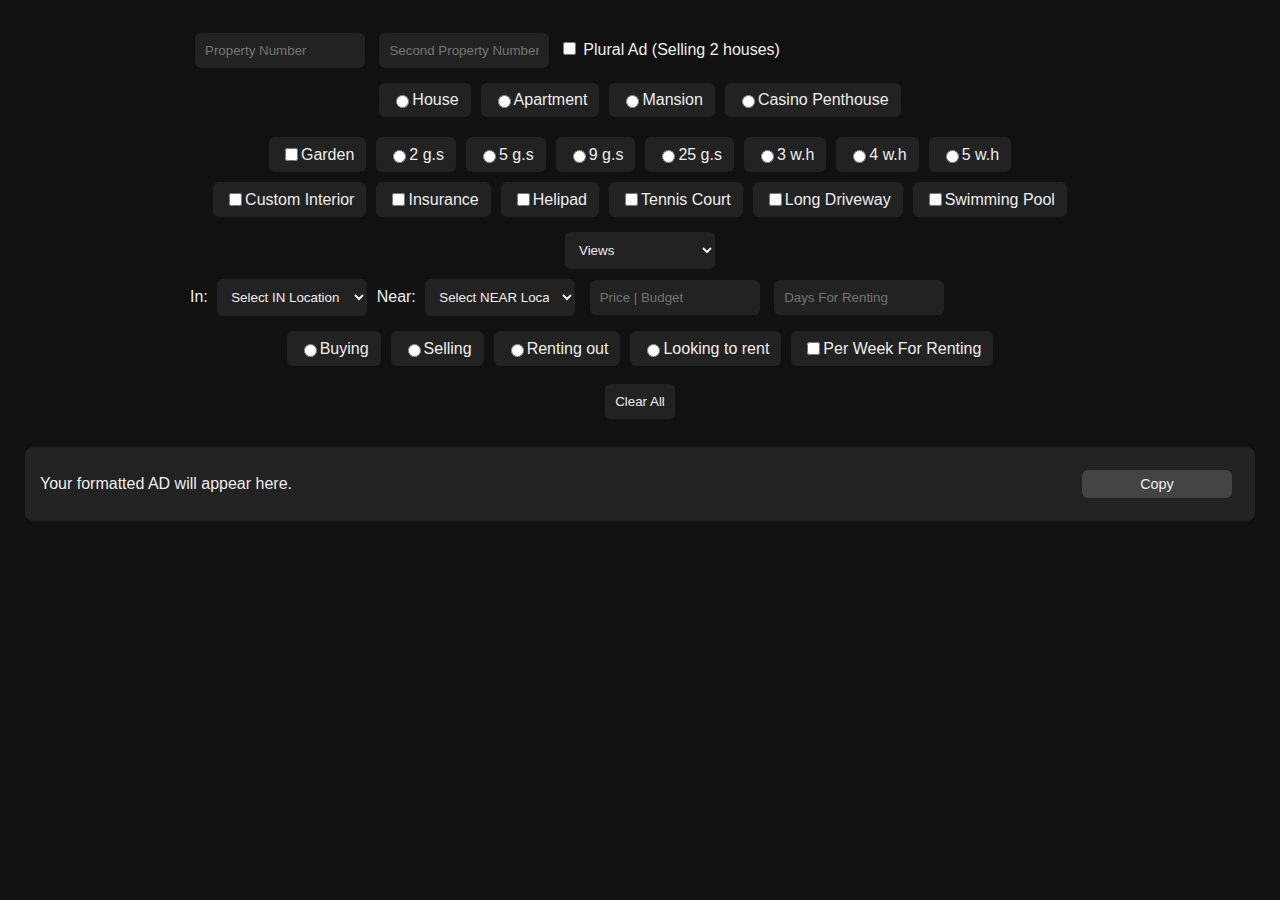
<file: Property.html>
<!DOCTYPE html>
<html lang="en">

<head>
    <meta charset="UTF-8" />
    <meta name="viewport" content="width=device-width, initial-scale=1.0" />
    <title>Property</title>
    <link rel="stylesheet" href="./Propertystyle_hidden.css">
</head>

<body>

    <div id="formFields">
        <input type="text" id="number" placeholder="Property Number">
        <input type="text" id="number2" placeholder="Second Property Number">
        <label><input type="checkbox" id="pluralAd"> Plural Ad (Selling 2 houses)</label>

        <div class="row">
            <label><input type="radio" name="propertyType" value="house"> House</label>
            <label><input type="radio" name="propertyType" value="apartment"> Apartment</label>
            <label><input type="radio" name="propertyType" value="mansion"> Mansion</label>
            <label><input type="radio" name="propertyType" value="Casino penthouse"> Casino Penthouse</label>
        </div>

        <div class="row features">
            <label><input type="checkbox" id="garden"> Garden</label>
            <label><input type="radio" class="gs" value="garage2" value="2 g.s."> 2 g.s</label>
            <label><input type="radio" class="gs" value="garage5" value="5 g.s."> 5 g.s</label>
            <label><input type="radio" class="gs" value="garage9" value="9 g.s."> 9 g.s</label>
            <label><input type="radio" class="gs" value="garage25" value="25 g.s."> 25 g.s</label>
            <label><input type="radio" class="wh" id="wh3" value="3 w.h."> 3 w.h</label>
            <label><input type="radio" class="wh" id="wh4" value="4 w.h."> 4 w.h</label>
            <label><input type="radio" class="wh" id="wh5" value="5 w.h."> 5 w.h</label>
            <label><input type="checkbox" id="customInterior"> Custom Interior</label>
            <label><input type="checkbox" id="insurance"> Insurance</label>
            <label><input type="checkbox" id="helipad"> Helipad</label>
            <label><input type="checkbox" id="tennis"> Tennis Court</label>
            <label><input type="checkbox" id="driveway"> Long Driveway</label>
            <label><input type="checkbox" id="pool"> Swimming Pool</label>
        </div>

        <div class="row">
            <select id="viewOptionSelect">
      <option value="">Views</option>
      <optgroup label="1">
        <option value="a great view">a Great View</option>
        <option value="great view">Great View</option>
      </optgroup>
      <optgroup label="2">
        <option value="a good view">a Good View</option>
        <option value="good view">Good View</option>
      </optgroup>
      <optgroup label="3">
        <option value="a nice view">a Nice View</option>
        <option value="nice view">Nice View</option>
      </optgroup>
      <optgroup label="4">
        <option value="a beautiful view">a Beautiful View</option>
        <option value="beautiful view">Beautiful View</option>
      </optgroup>
    </select>
        </div>

        <label>In:
    <select id="inLocation">
      <option value="">Select IN Location (optional)</option>
      <option>Auto Salon</option>
      <option>Bahama Mamas</option>
      <option>Banham Canyon</option>
      <option>Business Center</option>
      <option>Capitol</option>
      <option>(the) Casino</option>
      <option>Cayo Perico Island</option>
      <option>Chumash</option>
      <option>(the) Church</option>
      <option>Del Perro</option>
      <option>Diamond Bar</option>
      <option>Downtown Vinewood</option>
      <option>(in) Eclipse Tower</option>
      <option>El Burro Heights</option>
      <option>Fight Club</option>
      <option>Hospital/Sandy Hospital</option>
      <option>LifeInvader</option>
      <option>Little Seoul</option>
      <option>Mirror Park</option>
      <option>Residential complex</option>
      <option>(in) Richards Majestic</option>
      <option>Richman</option>
      <option>Rockford Hills</option>
      <option>Pacific Bluffs Country Club</option>
      <option>Paleto Bay</option>
      <option>Pillbox Hill</option>
      <option>Postal</option>
      <option>Rancho</option>
      <option>Sandy Shores</option>
      <option>Tequi-La-La bar</option>
      <option>Vanilla Unicorn Bar</option>
      <option>Vespucci Canals</option>
      <option>Vinewood Hills</option>
      <option>West Vinewood</option>
      <option>ghetto</option>
      <option>beach</option>
      <option>beach market</option>
      <option>stadium</option>
      <option>fire station</option>
      <option>train station</option>
      <option>post office</option>
      <option>airport</option>
      <option>mall</option>
      <option>city</option>
    </select>
  </label>

        <label>Near:
    <select id="nearLocation">
      <option value="">Select NEAR Location (optional)</option>
      <option>Auto Salon</option>
      <option>Bahama Mamas</option>
      <option>Banham Canyon</option>
      <option>Business Center</option>
      <option>Capitol</option>
      <option>(the) Casino</option>
      <option>Cayo Perico Island</option>
      <option>Chumash</option>
      <option>(the) Church</option>
      <option>Del Perro</option>
      <option>Diamond Bar</option>
      <option>Downtown Vinewood</option>
      <option>(in) Eclipse Tower</option>
      <option>El Burro Heights</option>
      <option>Fight Club</option>
      <option>Hospital/Sandy Hospital</option>
      <option>LifeInvader</option>
      <option>Little Seoul</option>
      <option>Mirror Park</option>
      <option>Residential complex</option>
      <option>(in) Richards Majestic</option>
      <option>Richman</option>
      <option>Rockford Hills</option>
      <option>Pacific Bluffs Country Club</option>
      <option>Paleto Bay</option>
      <option>Pillbox Hill</option>
      <option>Postal</option>
      <option>Rancho</option>
      <option>Sandy Shores</option>
      <option>Tequi-La-La bar</option>
      <option>Vanilla Unicorn Bar</option>
      <option>Vespucci Canals</option>
      <option>Vinewood Hills</option>
      <option>West Vinewood</option>
      <option>ghetto</option>
      <option>beach</option>
      <option>beach market</option>
      <option>stadium</option>
      <option>fire station</option>
      <option>train station</option>
      <option>post office</option>
      <option>airport</option>
      <option>mall</option>
      <option>city</option>
    </select>
  </label>

        <input type="text" id="price" placeholder="Price | Budget">
        <input type="text" id="days" placeholder="Days For Renting">

        <div class="row">
            <label><input type="radio" name="action" value="Buying"> Buying</label>
            <label><input type="radio" name="action" value="Selling"> Selling</label>
            <label><input type="radio" name="action" value="Renting out"> Renting out</label>
            <label><input type="radio" name="action" value="Looking to rent"> Looking to rent</label>
            <label><input type="checkbox" id="perWeek"> Per Week For Renting</label>
        </div>
    </div>

    <div class="row">
        <button onclick="clearAll()">Clear All</button>
    </div>

    <div class="outputContainer">
        <div class="output" id="output">Your formatted AD will appear here.</div>
        <button class="copyBtn" onclick="copyAd()">Copy</button>
    </div>

    <script src="property-script.js"></script>
</body>


</html>
</file>
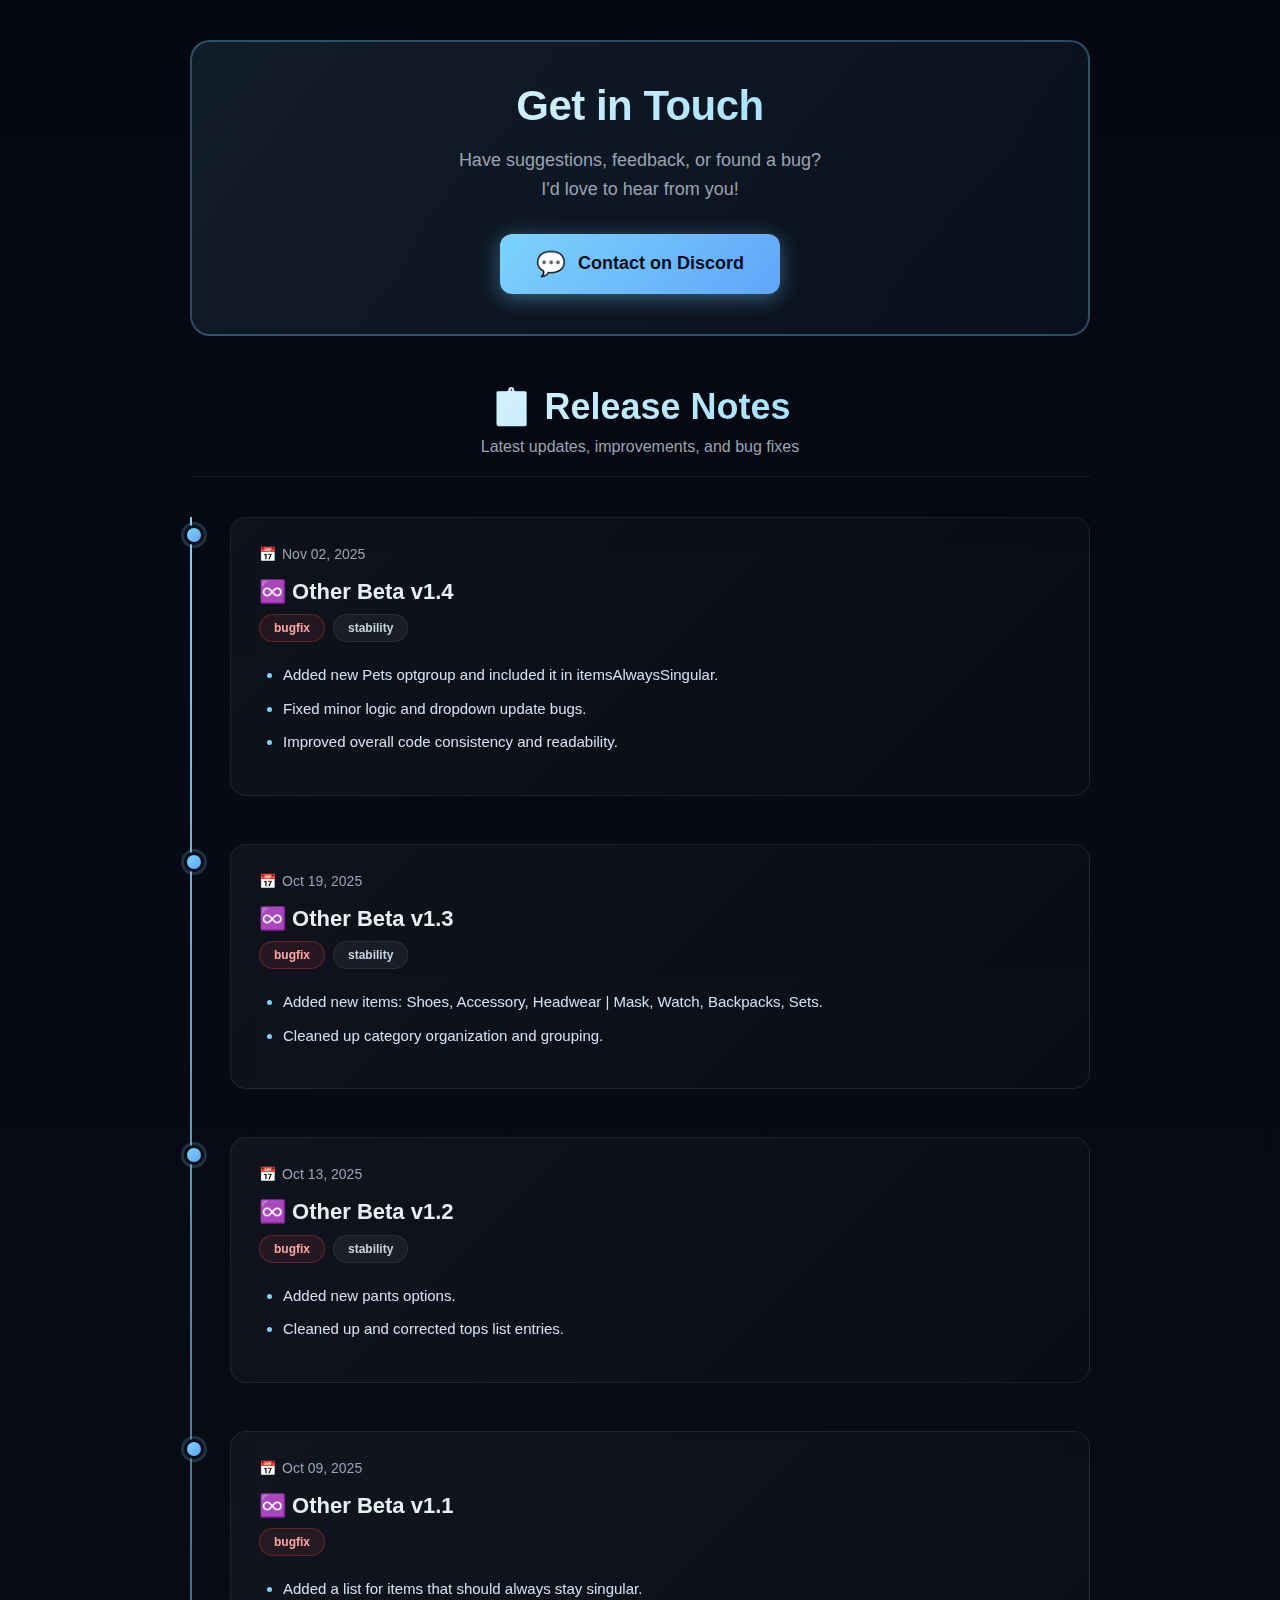
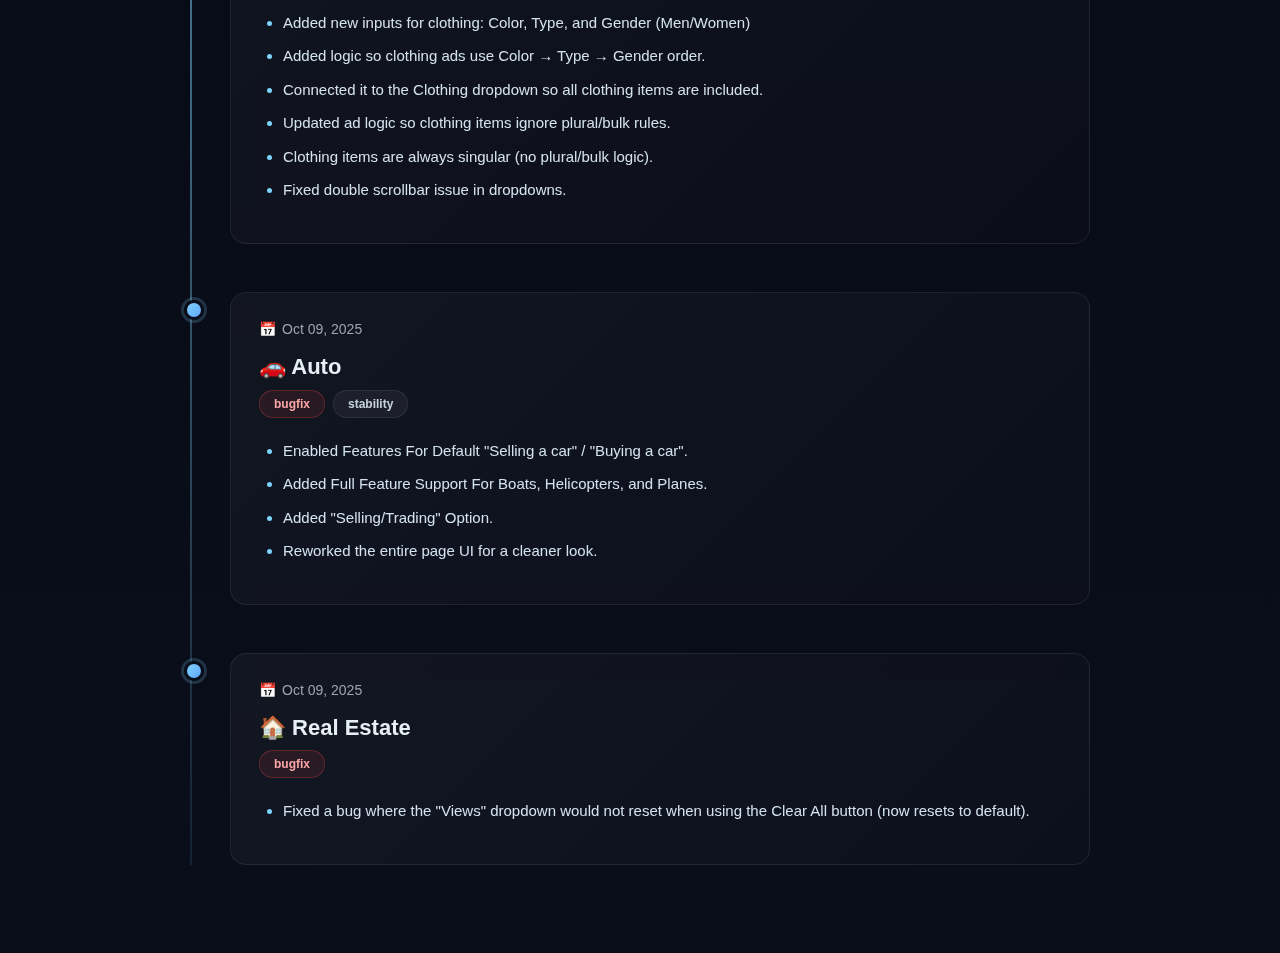
<file: release_notes.html>
<!doctype html>
<html lang="en">

<head>
    <meta charset="utf-8" />
    <meta name="viewport" content="width=device-width,initial-scale=1" />
    <title>Contact & Updates</title>
    <style>
        :root {
            --bg: #0a0e1a;
            --card: #0f1724;
            --muted: #9aa4b2;
            --accent: #7dd3fc;
            --accent-2: #60a5fa;
        }

        * {
            box-sizing: border-box;
            margin: 0;
            padding: 0
        }

        body {
            font-family: 'Inter', -apple-system, BlinkMacSystemFont, 'Segoe UI', sans-serif;
            background: linear-gradient(180deg, #050811 0%, #0a0e1a 100%);
            color: #e6eef6;
            min-height: 100vh;
            padding: 40px 20px;
        }

        .container {
            max-width: 900px;
            margin: 0 auto
        }

        /* Contact Section */

        .contact-hero {
            text-align: center;
            margin-bottom: 50px;
            padding: 40px 20px;
            background: linear-gradient(135deg, rgba(125, 211, 252, 0.1), rgba(96, 165, 250, 0.05));
            border: 2px solid rgba(125, 211, 252, 0.3);
            border-radius: 20px;
            position: relative;
            overflow: hidden;
            animation: fadeInUp 0.6s ease-out;
        }

        .contact-hero::before {
            content: '';
            position: absolute;
            top: -2px;
            left: -2px;
            right: -2px;
            bottom: -2px;
            background: linear-gradient(45deg, var(--accent), var(--accent-2), var(--accent));
            border-radius: 20px;
            opacity: 0;
            z-index: -1;
            transition: opacity 0.4s ease;
        }

        .contact-hero:hover::before {
            opacity: 0.3;
        }

        .contact-icon {
            font-size: 64px;
            margin-bottom: 20px;
            animation: float 3s ease-in-out infinite;
        }

        @keyframes float {
            0%,
            100% {
                transform: translateY(0px);
            }
            50% {
                transform: translateY(-10px);
            }
        }

        .contact-title {
            font-size: 42px;
            font-weight: 700;
            margin-bottom: 16px;
            background: linear-gradient(135deg, #fff 0%, var(--accent) 100%);
            -webkit-background-clip: text;
            -webkit-text-fill-color: transparent;
            background-clip: text;
            letter-spacing: -0.5px;
        }

        .contact-subtitle {
            color: var(--muted);
            font-size: 18px;
            margin-bottom: 30px;
            line-height: 1.6;
        }

        .discord-button {
            display: inline-flex;
            align-items: center;
            gap: 12px;
            padding: 16px 36px;
            background: linear-gradient(135deg, var(--accent), var(--accent-2));
            color: #0a0e1a;
            text-decoration: none;
            border-radius: 12px;
            font-weight: 700;
            font-size: 18px;
            transition: all 0.3s ease;
            box-shadow: 0 4px 20px rgba(125, 211, 252, 0.4);
        }

        .discord-button:hover {
            transform: translateY(-3px);
            box-shadow: 0 8px 30px rgba(125, 211, 252, 0.6);
        }

        .discord-button::before {
            content: '💬';
            font-size: 24px;
        }

        /* Feature Cards */

        .features {
            display: grid;
            grid-template-columns: repeat(auto-fit, minmax(250px, 1fr));
            gap: 20px;
            margin-bottom: 60px;
            animation: fadeInUp 0.6s ease-out 0.2s backwards;
        }

        .feature-card {
            background: linear-gradient(135deg, rgba(255, 255, 255, 0.04) 0%, rgba(255, 255, 255, 0.01) 100%);
            border: 1px solid rgba(255, 255, 255, 0.08);
            border-radius: 16px;
            padding: 24px;
            text-align: center;
            transition: all 0.3s ease;
        }

        .feature-card:hover {
            transform: translateY(-5px);
            border-color: rgba(125, 211, 252, 0.3);
            box-shadow: 0 8px 32px rgba(0, 0, 0, 0.3);
        }

        .feature-icon {
            font-size: 40px;
            margin-bottom: 16px;
        }

        .feature-title {
            font-size: 18px;
            font-weight: 600;
            margin-bottom: 8px;
            color: var(--accent);
        }

        .feature-text {
            color: var(--muted);
            font-size: 14px;
            line-height: 1.5;
        }

        /* Release Notes Section */

        .section-header {
            text-align: center;
            margin-bottom: 40px;
            padding-bottom: 20px;
            border-bottom: 1px solid rgba(255, 255, 255, 0.08);
            animation: fadeInUp 0.6s ease-out 0.3s backwards;
        }

        .section-header h2 {
            font-size: 36px;
            font-weight: 700;
            margin-bottom: 10px;
            background: linear-gradient(135deg, #fff 0%, var(--accent) 100%);
            -webkit-background-clip: text;
            -webkit-text-fill-color: transparent;
            background-clip: text;
        }

        .section-subtitle {
            color: var(--muted);
            font-size: 16px;
        }

        .timeline {
            position: relative;
            padding-left: 40px;
            animation: fadeInUp 0.6s ease-out 0.4s backwards;
        }

        .timeline::before {
            content: '';
            position: absolute;
            left: 0;
            top: 0;
            bottom: 0;
            width: 2px;
            background: linear-gradient(180deg, var(--accent) 0%, rgba(125, 211, 252, 0.1) 100%);
        }

        .release {
            position: relative;
            margin-bottom: 48px;
        }

        .release::before {
            content: '';
            position: absolute;
            left: -46px;
            top: 8px;
            width: 14px;
            height: 14px;
            border-radius: 50%;
            background: linear-gradient(135deg, var(--accent), var(--accent-2));
            border: 3px solid #0a0e1a;
            box-shadow: 0 0 0 3px rgba(125, 211, 252, 0.2);
        }

        .release-card {
            background: linear-gradient(135deg, rgba(255, 255, 255, 0.04) 0%, rgba(255, 255, 255, 0.01) 100%);
            border: 1px solid rgba(255, 255, 255, 0.08);
            border-radius: 16px;
            padding: 28px;
            backdrop-filter: blur(10px);
            transition: all 0.3s ease;
        }

        .release-card:hover {
            transform: translateX(4px);
            border-color: rgba(125, 211, 252, 0.3);
            box-shadow: 0 8px 32px rgba(0, 0, 0, 0.3);
        }

        .release-header {
            display: flex;
            justify-content: space-between;
            align-items: flex-start;
            margin-bottom: 16px;
            gap: 20px;
            flex-wrap: wrap
        }

        .release-title {
            font-size: 22px;
            font-weight: 600;
            margin-bottom: 8px;
            line-height: 1.3
        }

        .release-meta {
            display: flex;
            gap: 16px;
            align-items: center;
            flex-wrap: wrap
        }

        .date {
            color: var(--muted);
            font-size: 14px;
            display: flex;
            align-items: center;
            gap: 6px;
        }

        .date::before {
            content: '📅'
        }

        .tags {
            display: flex;
            gap: 8px;
            flex-wrap: wrap
        }

        .tag {
            padding: 6px 14px;
            border-radius: 999px;
            font-size: 12px;
            font-weight: 600;
            background: rgba(255, 255, 255, 0.05);
            border: 1px solid rgba(255, 255, 255, 0.08);
            color: #c7d2dd;
            transition: all 0.2s ease;
        }

        .tag:hover {
            background: rgba(255, 255, 255, 0.1);
            transform: translateY(-1px)
        }

        .tag.bugfix {
            background: rgba(239, 68, 68, 0.1);
            border-color: rgba(239, 68, 68, 0.3);
            color: #fca5a5
        }

        .tag.feature {
            background: rgba(34, 197, 94, 0.1);
            border-color: rgba(34, 197, 94, 0.3);
            color: #86efac
        }

        .release-content {
            margin-top: 20px;
            color: #d4e2ef;
            line-height: 1.7;
            font-size: 15px
        }

        .release-content ul {
            margin: 12px 0;
            padding-left: 24px
        }

        .release-content li {
            margin: 8px 0;
            position: relative
        }

        .release-content li::marker {
            color: var(--accent)
        }

        @keyframes fadeInUp {
            from {
                opacity: 0;
                transform: translateY(20px)
            }
            to {
                opacity: 1;
                transform: translateY(0)
            }
        }

        @media(max-width:640px) {
            body {
                padding: 30px 16px
            }
            .contact-title {
                font-size: 32px
            }
            .contact-icon {
                font-size: 48px
            }
            .features {
                grid-template-columns: 1fr;
            }
            .timeline {
                padding-left: 30px
            }
            .release::before {
                left: -36px
            }
            .release-card {
                padding: 20px
            }
            .release-title {
                font-size: 19px
            }
        }
    </style>
</head>

<body>
    <div class="container">

        <!-- Contact Hero Section -->
        <div class="contact-hero">
            <h5 class="contact-title">Get in Touch</h5>
            <p class="contact-subtitle">
                Have suggestions, feedback, or found a bug?<br> I'd love to hear from you!
            </p>
            <a href="https://discord.com/users/499467963930247169" target="_blank" class="discord-button">
        Contact on Discord
      </a>
        </div>

        <!-- Feature Cards -->

        <!-- Release Notes Section -->
        <div class="section-header">
            <h2>📋 Release Notes</h2>
            <p class="section-subtitle">Latest updates, improvements, and bug fixes</p>
        </div>

        <div class="timeline">


            <article class="release">
                <div class="release-card">
                    <div class="release-header">
                        <div class="release-meta">
                            <span class="date">Nov 02, 2025</span>
                        </div>
                    </div>
                    <h2 class="release-title">♾️ Other Beta v1.4</h2>
                    <div class="tags">
                        <span class="tag bugfix">bugfix</span>
                        <span class="tag">stability</span>
                    </div>
                    <div class="release-content">
                        <ul>
                            <li>Added new Pets optgroup and included it in itemsAlwaysSingular.</li>
                            <li>Fixed minor logic and dropdown update bugs.</li>
                            <li>Improved overall code consistency and readability.</li>
                        </ul>
                    </div>
                </div>
            </article>


            <article class="release">
                <div class="release-card">
                    <div class="release-header">
                        <div class="release-meta">
                            <span class="date">Oct 19, 2025</span>
                        </div>
                    </div>
                    <h2 class="release-title">♾️ Other Beta v1.3</h2>
                    <div class="tags">
                        <span class="tag bugfix">bugfix</span>
                        <span class="tag">stability</span>
                    </div>
                    <div class="release-content">
                        <ul>
                            <li>Added new items: Shoes, Accessory, Headwear | Mask, Watch, Backpacks, Sets.</li>
                            <li>Cleaned up category organization and grouping.</li>
                        </ul>
                    </div>
                </div>
            </article>

            <article class="release">
                <div class="release-card">
                    <div class="release-header">
                        <div class="release-meta">
                            <span class="date">Oct 13, 2025</span>
                        </div>
                    </div>
                    <h2 class="release-title">♾️ Other Beta v1.2</h2>
                    <div class="tags">
                        <span class="tag bugfix">bugfix</span>
                        <span class="tag">stability</span>
                    </div>
                    <div class="release-content">
                        <ul>
                            <li>Added new pants options.</li>
                            <li>Cleaned up and corrected tops list entries.</li>
                        </ul>
                    </div>
                </div>
            </article>



            <article class="release">
                <div class="release-card">
                    <div class="release-header">
                        <div class="release-meta">
                            <span class="date">Oct 09, 2025</span>
                        </div>
                    </div>
                    <h2 class="release-title">♾️ Other Beta v1.1</h2>
                    <div class="tags">
                        <span class="tag bugfix">bugfix</span>
                    </div>
                    <div class="release-content">
                        <ul>
                            <li>Added a list for items that should always stay singular.</li>
                            <li>Added new inputs for clothing: Color, Type, and Gender (Men/Women)</li>
                            <li>Added logic so clothing ads use Color → Type → Gender order.</li>
                            <li>Connected it to the Clothing dropdown so all clothing items are included.</li>
                            <li>Updated ad logic so clothing items ignore plural/bulk rules.</li>
                            <li>Clothing items are always singular (no plural/bulk logic).</li>
                            <li>Fixed double scrollbar issue in dropdowns.</li>
                        </ul>
                    </div>
                </div>
            </article>

            <article class="release">
                <div class="release-card">
                    <div class="release-header">
                        <div class="release-meta">
                            <span class="date">Oct 09, 2025</span>
                        </div>
                    </div>
                    <h2 class="release-title">🚗 Auto</h2>
                    <div class="tags">
                        <span class="tag bugfix">bugfix</span>
                        <span class="tag">stability</span>
                    </div>
                    <div class="release-content">
                        <ul>
                            <li>Enabled Features For Default "Selling a car" / "Buying a car".</li>
                            <li>Added Full Feature Support For Boats, Helicopters, and Planes.</li>
                            <li>Added "Selling/Trading" Option.</li>
                            <li>Reworked the entire page UI for a cleaner look.</li>
                        </ul>
                    </div>
                </div>
            </article>

            <article class="release">
                <div class="release-card">
                    <div class="release-header">
                        <div class="release-meta">
                            <span class="date">Oct 09, 2025</span>
                        </div>
                    </div>
                    <h2 class="release-title">🏠 Real Estate</h2>
                    <div class="tags">
                        <span class="tag bugfix">bugfix</span>
                    </div>
                    <div class="release-content">
                        <ul>
                            <li>Fixed a bug where the "Views" dropdown would not reset when using the Clear All button (now resets to default).</li>
                        </ul>
                    </div>
                </div>
            </article>

        </div>
    </div>
</body>

</html>
</file>
<file: Propertystyle_hidden.css>
@import url(./property-style.css);
</file>
